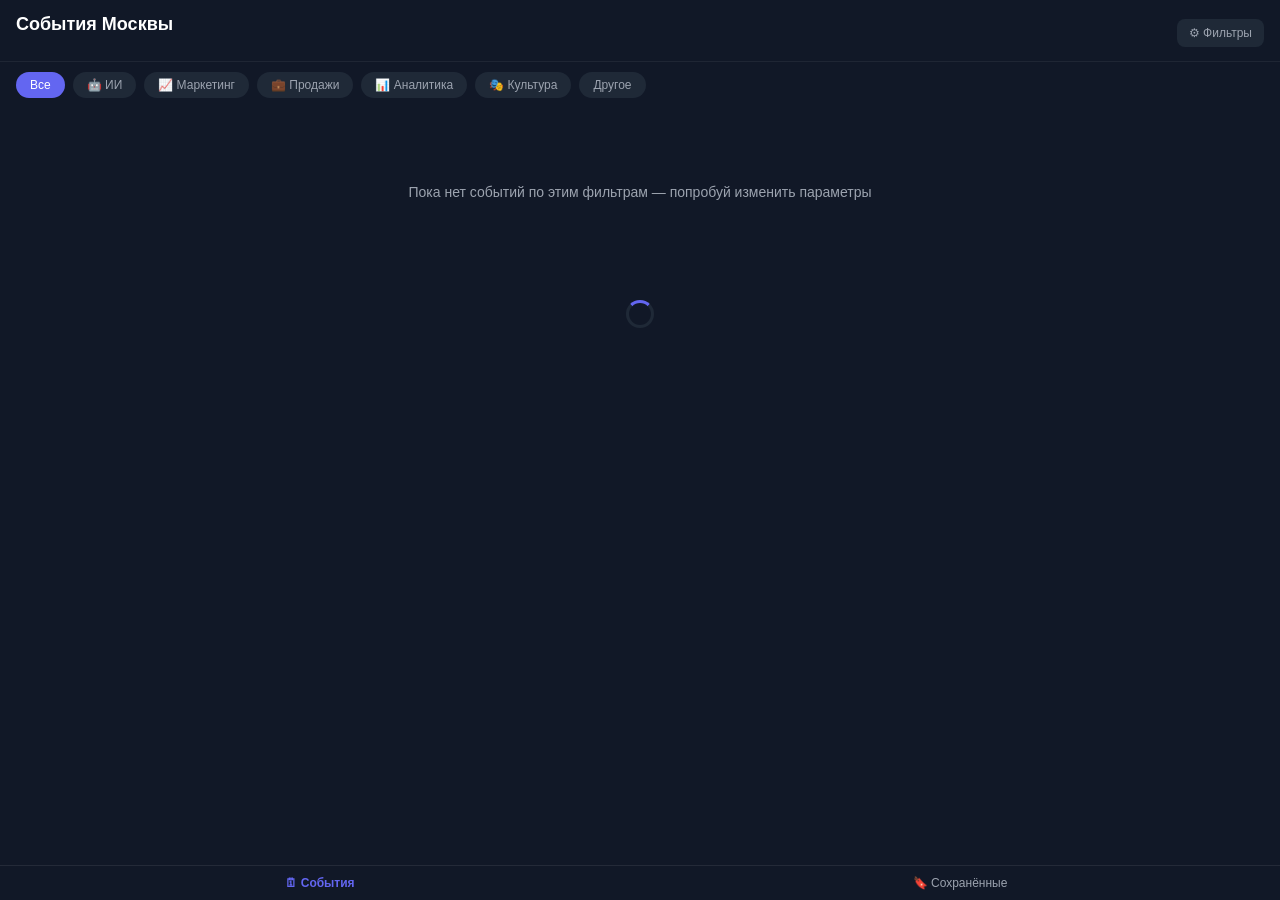
<file: miniapp/index.html>
<!DOCTYPE html>
<html lang="ru">
<head>
  <meta charset="UTF-8">
  <meta name="viewport" content="width=device-width, initial-scale=1.0, maximum-scale=1.0">
  <title>События Москвы</title>
  <script src="https://telegram.org/js/telegram-web-app.js"></script>
  <link rel="stylesheet" href="style.css">
</head>
<body>
  <header class="header">
    <div class="header-title">
      <h1>События Москвы</h1>
      <span id="events-count" class="events-count"></span>
    </div>
    <button class="btn-filters" id="btn-filters">⚙ Фильтры</button>
  </header>

  <div class="chips-container" id="chips-container">
    <button class="chip active" data-category="all">Все</button>
    <button class="chip" data-category="ai">🤖 ИИ</button>
    <button class="chip" data-category="marketing">📈 Маркетинг</button>
    <button class="chip" data-category="sales">💼 Продажи</button>
    <button class="chip" data-category="analytics">📊 Аналитика</button>
    <button class="chip" data-category="culture">🎭 Культура</button>
    <button class="chip" data-category="other">Другое</button>
  </div>

  <nav class="tab-bar">
    <button class="tab active" data-tab="feed" id="tab-feed">🗓 События</button>
    <button class="tab" data-tab="saved" id="tab-saved">🔖 Сохранённые</button>
  </nav>

  <main class="feed" id="feed"></main>

  <div class="empty-state" id="empty-state" hidden>
    <p id="empty-text">Пока нет событий по этим фильтрам — попробуй изменить параметры</p>
  </div>

  <div class="loader" id="loader" hidden>
    <div class="spinner"></div>
  </div>

  <div class="sheet-overlay" id="filters-overlay" hidden></div>
  <div class="bottom-sheet" id="filters-sheet" hidden>
    <div class="sheet-handle"></div>
    <div id="filters-content"></div>
  </div>

  <div class="sheet-overlay" id="detail-overlay" hidden></div>
  <div class="bottom-sheet" id="detail-sheet" hidden>
    <div class="sheet-handle"></div>
    <div id="detail-content"></div>
  </div>

  <script type="module" src="api.js"></script>
  <script type="module" src="card.js"></script>
  <script type="module" src="filters.js"></script>
  <script type="module" src="detail.js"></script>
  <script type="module" src="app.js"></script>
</body>
</html>
</file>
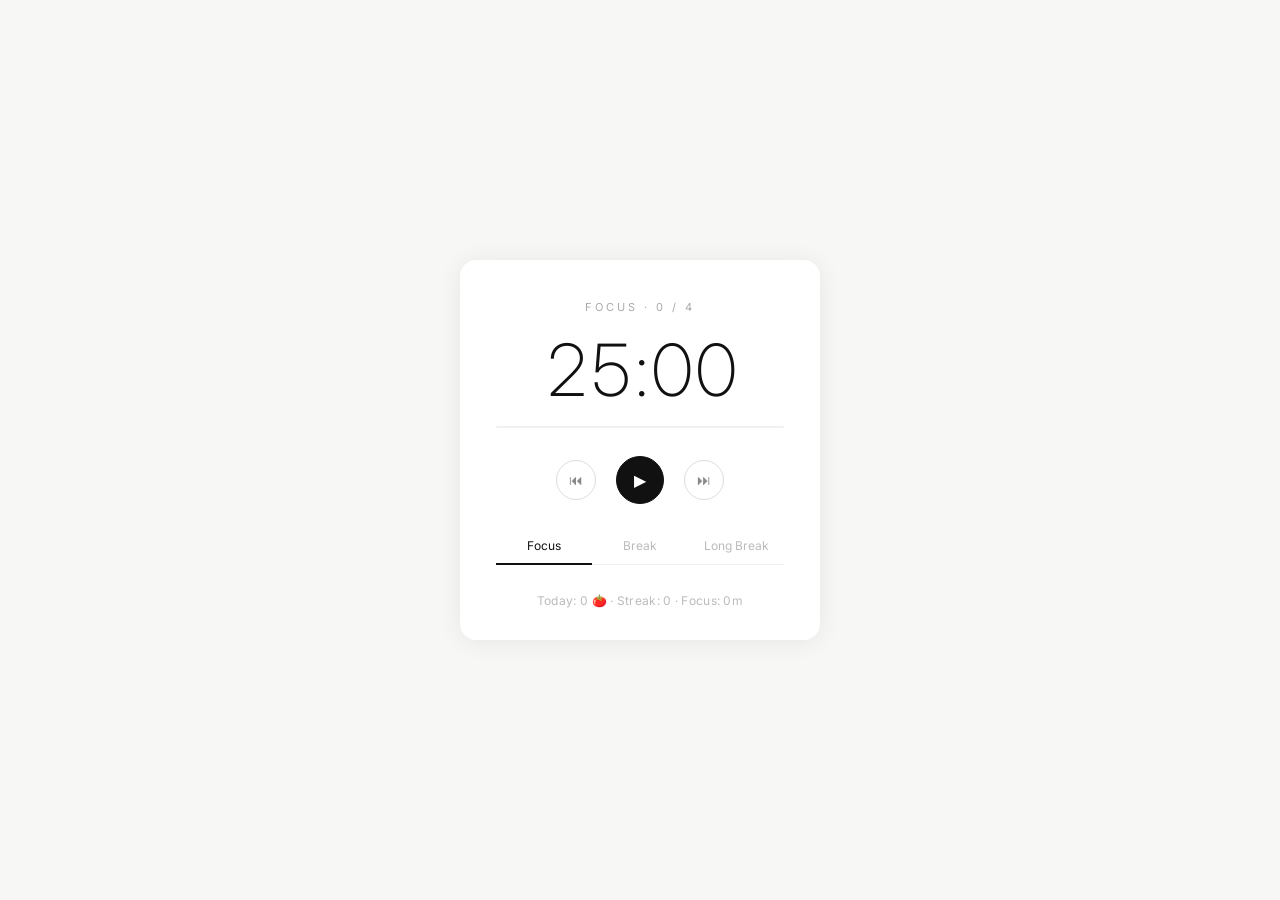
<file: pomodoro.html>
<!DOCTYPE html>
<html lang="en">
<head>
  <meta charset="UTF-8">
  <meta name="viewport" content="width=device-width, initial-scale=1.0">
  <title>Pomodoro</title>
  <link rel="preconnect" href="https://fonts.googleapis.com">
  <link href="https://fonts.googleapis.com/css2?family=Inter:wght@200;400&display=swap" rel="stylesheet">
  <style>
    *, *::before, *::after { box-sizing: border-box; margin: 0; padding: 0; }

    body {
      font-family: 'Inter', system-ui, sans-serif;
      background: #f7f7f5;
      min-height: 100vh;
      display: flex;
      align-items: center;
      justify-content: center;
    }

    .card {
      background: #fff;
      border-radius: 16px;
      box-shadow: 0 2px 24px rgba(0,0,0,0.07);
      padding: 40px 36px 32px;
      width: 100%;
      max-width: 360px;
      overflow-y: auto;
      display: flex;
      flex-direction: column;
      align-items: center;
      gap: 0;
    }

    /* Phase indicator */
    .phase-indicator {
      font-size: 11px;
      font-weight: 400;
      letter-spacing: 3px;
      text-transform: uppercase;
      color: #aaa;
      margin-bottom: 20px;
    }

    /* Timer */
    .timer {
      font-size: 72px;
      font-weight: 200;
      color: #111;
      letter-spacing: -2px;
      line-height: 1;
      margin-bottom: 20px;
      font-variant-numeric: tabular-nums;
    }

    /* Progress bar */
    .progress-track {
      width: 100%;
      height: 2px;
      background: #f0f0f0;
      border-radius: 1px;
      margin-bottom: 28px;
    }
    .progress-fill {
      height: 2px;
      background: #111;
      border-radius: 1px;
      width: 0%;
      transition: width 0.9s linear;
    }

    /* Controls */
    .controls {
      display: flex;
      align-items: center;
      gap: 20px;
      margin-bottom: 28px;
    }
    .btn-circle {
      width: 40px;
      height: 40px;
      border-radius: 50%;
      border: 1.5px solid #ddd;
      background: transparent;
      cursor: pointer;
      display: flex;
      align-items: center;
      justify-content: center;
      font-size: 14px;
      color: #888;
      transition: border-color 0.15s, color 0.15s;
      user-select: none;
    }
    .btn-circle:hover { border-color: #aaa; color: #555; }
    .btn-circle.primary {
      width: 48px;
      height: 48px;
      background: #111;
      border-color: #111;
      color: #fff;
      font-size: 16px;
    }
    .btn-circle.primary:hover { background: #333; border-color: #333; }

    /* Phase tabs */
    .tabs {
      display: flex;
      gap: 0;
      margin-bottom: 28px;
      border-bottom: 1px solid #f0f0f0;
      width: 100%;
    }
    .tab {
      flex: 1;
      text-align: center;
      font-size: 12px;
      color: #bbb;
      padding: 6px 0 10px;
      cursor: pointer;
      border-bottom: 2px solid transparent;
      margin-bottom: -1px;
      transition: color 0.15s, border-color 0.15s;
      user-select: none;
    }
    .tab.active { color: #111; border-bottom-color: #111; }
    .tab:hover:not(.active) { color: #888; }

    /* Stats */
    .stats {
      font-size: 12px;
      color: #bbb;
      letter-spacing: 0.3px;
      text-align: center;
    }
  </style>
</head>
<body>
  <div class="card">
    <div class="phase-indicator" id="phaseIndicator">FOCUS · 0 / 4</div>
    <div class="timer" id="timerDisplay">25:00</div>
    <div class="progress-track">
      <div class="progress-fill" id="progressFill"></div>
    </div>
    <div class="controls">
      <button class="btn-circle" id="btnRestart" title="Restart phase">⏮</button>
      <button class="btn-circle primary" id="btnPlayPause">▶</button>
      <button class="btn-circle" id="btnSkip" title="Skip phase">⏭</button>
    </div>
    <div class="tabs">
      <div class="tab active" data-tab="focus">Focus</div>
      <div class="tab" data-tab="break">Break</div>
      <div class="tab" data-tab="long">Long Break</div>
    </div>
    <div class="stats" id="statsRow">Today: 0 🍅 · Streak: 0 · Focus: 0m</div>
  </div>
  <script>
    // ── Date utilities ─────────────────────────────────────────────
    function todayStr() {
      return new Date().toISOString().slice(0, 10); // YYYY-MM-DD (UTC)
    }

    function calendarDayGap(dateStrA, dateStrB) {
      const a = new Date(dateStrA + 'T00:00:00');
      const b = new Date(dateStrB + 'T00:00:00');
      return Math.round((b - a) / (1000 * 60 * 60 * 24));
    }

    // ── Persistence ────────────────────────────────────────────────
    function loadPersistence() {
      const today = todayStr();
      const lastDate = localStorage.getItem('pomo_last_date');

      if (!lastDate) return; // fresh install — keys absent means 0

      const gap = calendarDayGap(lastDate, today);

      if (gap === 0) return; // same day — nothing to reset

      if (gap === 1) {
        localStorage.setItem('pomo_today_count', '0');
      } else {
        // gap > 1 — streak broken
        localStorage.setItem('pomo_today_count', '0');
        localStorage.setItem('pomo_streak', '0');
      }
    }

    // ── Phase cycle ──────────────────────────────────────────────
    const CYCLE = [
      { name: 'FOCUS',      label: 'Focus',      duration: 25 * 60, tab: 'focus' },
      { name: 'BREAK',      label: 'Break',      duration:  5 * 60, tab: 'break' },
      { name: 'FOCUS',      label: 'Focus',      duration: 25 * 60, tab: 'focus' },
      { name: 'BREAK',      label: 'Break',      duration:  5 * 60, tab: 'break' },
      { name: 'FOCUS',      label: 'Focus',      duration: 25 * 60, tab: 'focus' },
      { name: 'BREAK',      label: 'Break',      duration:  5 * 60, tab: 'break' },
      { name: 'FOCUS',      label: 'Focus',      duration: 25 * 60, tab: 'focus' },
      { name: 'LONG BREAK', label: 'Long Break', duration: 15 * 60, tab: 'long'  },
    ];

    // ── App state ─────────────────────────────────────────────────
    let state = 'idle';         // 'idle' | 'running' | 'paused'
    let cycleIndex = 0;
    let focusCount = 0;
    let endTime = null;
    let remainingOnPause = null;
    let tickInterval = null;
    let audioCtx = null;
    let notifPermissionRequested = false;

    // ── DOM refs ──────────────────────────────────────────────────
    const phaseIndicator = document.getElementById('phaseIndicator');
    const timerDisplay   = document.getElementById('timerDisplay');
    const progressFill   = document.getElementById('progressFill');
    const btnRestart     = document.getElementById('btnRestart');
    const btnPlayPause   = document.getElementById('btnPlayPause');
    const btnSkip        = document.getElementById('btnSkip');
    const tabs           = document.querySelectorAll('.tab');
    const statsRow       = document.getElementById('statsRow');

    // ── Helpers ───────────────────────────────────────────────────
    function formatTime(seconds) {
      const m = Math.floor(seconds / 60);
      const s = seconds % 60;
      return `${String(m).padStart(2, '0')}:${String(s).padStart(2, '0')}`;
    }

    function formatFocusMinutes(mins) {
      if (mins === 0) return '0m';
      const h = Math.floor(mins / 60);
      const m = mins % 60;
      if (h === 0) return `${m}m`;
      if (m === 0) return `${h}h`;
      return `${h}h ${m}m`;
    }

    function currentPhase() { return CYCLE[cycleIndex]; }

    function getRemaining() {
      if (state === 'idle')   return currentPhase().duration;
      if (state === 'paused') return remainingOnPause;
      return Math.max(0, Math.round((endTime - Date.now()) / 1000));
    }

    // ── Tick ──────────────────────────────────────────────────────
    function tick() {
      if (state !== 'running') return;
      const remaining = getRemaining();
      render();
      if (remaining <= 0) {
        onPhaseComplete();
      }
    }

    function startTimer() {
      endTime = Date.now() + currentPhase().duration * 1000;
      state = 'running';
      tickInterval = setInterval(tick, 500);
    }

    function pauseTimer() {
      remainingOnPause = getRemaining();
      clearInterval(tickInterval);
      tickInterval = null;
      state = 'paused';
    }

    function resumeTimer() {
      endTime = Date.now() + remainingOnPause * 1000;
      state = 'running';
      tickInterval = setInterval(tick, 500);
    }

    function saveCompletedSession() {
      const today = todayStr();
      const lastDate = localStorage.getItem('pomo_last_date');
      const gap = lastDate ? calendarDayGap(lastDate, today) : 999;

      let todayCount = Number(localStorage.getItem('pomo_today_count') || 0);
      let streak = Number(localStorage.getItem('pomo_streak') || 0);
      const totalMins = Number(localStorage.getItem('pomo_total_minutes') || 0);

      if (gap > 1) {
        todayCount = 0;
        streak = 0;
      } else if (gap === 1) {
        todayCount = 0;
      }

      // First session of a new day (or fresh install)
      if (todayCount === 0) {
        streak += 1;
      }

      todayCount += 1;

      localStorage.setItem('pomo_today_count', String(todayCount));
      localStorage.setItem('pomo_streak', String(streak));
      localStorage.setItem('pomo_total_minutes', String(totalMins + 25));
      localStorage.setItem('pomo_last_date', today);
    }

    function onPhaseComplete() {
      clearInterval(tickInterval);
      tickInterval = null;

      // 1. Play sound
      playBell();

      // 2. Notification
      const nextIndex = (cycleIndex + 1) % 8;
      const notif = getNotificationContent(cycleIndex, nextIndex);
      fireNotification(notif.title, notif.body);

      // 3. Update focusCount and persistence
      const completedPhase = CYCLE[cycleIndex];
      if (completedPhase.name === 'FOCUS') {
        focusCount++;
        saveCompletedSession();
      }
      if (completedPhase.name === 'LONG BREAK') {
        focusCount = 0;
      }

      // 4. Advance cycle
      cycleIndex = nextIndex;

      // 5. Start next phase
      endTime = Date.now() + currentPhase().duration * 1000;
      state = 'running';
      tickInterval = setInterval(tick, 500);

      render();
    }

    function initAudio() {
      if (!audioCtx) audioCtx = new (window.AudioContext || window.webkitAudioContext)();
    }

    function playBell() {
      if (!audioCtx) return;
      audioCtx.resume().then(() => {
        const t = audioCtx.currentTime;
        // First tone
        const osc1 = audioCtx.createOscillator();
        const gain1 = audioCtx.createGain();
        osc1.connect(gain1);
        gain1.connect(audioCtx.destination);
        osc1.frequency.value = 880;
        osc1.type = 'sine';
        gain1.gain.setValueAtTime(0, t);
        gain1.gain.linearRampToValueAtTime(0.3, t + 0.01);
        gain1.gain.exponentialRampToValueAtTime(0.001, t + 1.2);
        osc1.start(t);
        osc1.stop(t + 1.2);

        // Second tone
        const osc2 = audioCtx.createOscillator();
        const gain2 = audioCtx.createGain();
        osc2.connect(gain2);
        gain2.connect(audioCtx.destination);
        osc2.frequency.value = 660;
        osc2.type = 'sine';
        gain2.gain.setValueAtTime(0, t + 0.15);
        gain2.gain.linearRampToValueAtTime(0.2, t + 0.16);
        gain2.gain.exponentialRampToValueAtTime(0.001, t + 1.0);
        osc2.start(t + 0.15);
        osc2.stop(t + 1.0);
      });
    }

    function requestNotifPermission() {
      if (notifPermissionRequested) return;
      notifPermissionRequested = true;
      if ('Notification' in window && Notification.permission === 'default') {
        Notification.requestPermission();
      }
    }

    function fireNotification(title, body) {
      if (!('Notification' in window) || Notification.permission !== 'granted') return;
      new Notification(title, { body, icon: '' });
    }

    function getNotificationContent(completedIndex, nextIndex) {
      const completed = CYCLE[completedIndex];
      const next = CYCLE[nextIndex];
      if (completed.name === 'FOCUS' && next.name === 'BREAK') {
        return { title: 'Focus complete', body: 'Time for a 5-minute break.' };
      }
      if (completed.name === 'FOCUS' && next.name === 'LONG BREAK') {
        return { title: 'Focus complete', body: 'Time for your long break — well done!' };
      }
      return { title: 'Break over', body: 'Ready for another focus session?' };
    }

    // ── Render ────────────────────────────────────────────────────
    function render() {
      const phase     = currentPhase();
      const remaining = getRemaining();
      const total     = phase.duration;
      const elapsed   = total - remaining;

      // Phase indicator
      phaseIndicator.textContent = `${phase.name} · ${focusCount} / 4`;

      // Page title
      document.title = `${formatTime(remaining)} — ${phase.label}`;

      // Timer
      timerDisplay.textContent = formatTime(remaining);

      // Progress bar
      const pct = total > 0 ? (elapsed / total) * 100 : 0;
      progressFill.style.width = `${pct}%`;

      // Play/pause button icon
      btnPlayPause.textContent = state === 'running' ? '⏸' : '▶';

      // Active tab
      tabs.forEach(t => {
        t.classList.toggle('active', t.dataset.tab === phase.tab);
      });

      // Stats
      renderStats();
    }

    function renderStats() {
      const count   = Number(localStorage.getItem('pomo_today_count') || 0);
      const streak  = Number(localStorage.getItem('pomo_streak') || 0);
      const minutes = Number(localStorage.getItem('pomo_total_minutes') || 0);
      statsRow.textContent =
        `Today: ${count} 🍅 · Streak: ${streak} · Focus: ${formatFocusMinutes(minutes)}`;
    }

    // ── Event listeners ───────────────────────────────────────────
    btnPlayPause.addEventListener('click', () => {
      if (state === 'idle')         { initAudio(); requestNotifPermission(); startTimer(); }
      else if (state === 'running') { pauseTimer(); }
      else if (state === 'paused')  { resumeTimer(); }
      render();
    });

    btnRestart.addEventListener('click', () => {
      clearInterval(tickInterval);
      tickInterval = null;
      state = 'idle';
      remainingOnPause = null;
      endTime = null;
      render();
    });

    btnSkip.addEventListener('click', () => {
      clearInterval(tickInterval);
      tickInterval = null;
      cycleIndex = (cycleIndex + 1) % 8;
      state = 'idle';
      remainingOnPause = null;
      endTime = null;
      render();
    });

    const TAB_CYCLE_INDEX = { focus: 0, break: 1, long: 7 };

    tabs.forEach(tab => {
      tab.addEventListener('click', () => {
        const targetIndex = TAB_CYCLE_INDEX[tab.dataset.tab];
        clearInterval(tickInterval);
        tickInterval = null;
        cycleIndex = targetIndex;
        state = 'idle';
        remainingOnPause = null;
        endTime = null;
        render();
      });
    });

    // ── Init ──────────────────────────────────────────────────────
    loadPersistence();
    render();
  </script>
</body>
</html>
</file>
<file: miniapp/style.css>
:root {
  --bg: var(--tg-theme-bg-color, #111827);
  --bg2: var(--tg-theme-secondary-bg-color, #1f2937);
  --text: var(--tg-theme-text-color, #ffffff);
  --hint: var(--tg-theme-hint-color, #9ca3af);
  --accent: var(--tg-theme-button-color, #6366f1);
  --accent-text: var(--tg-theme-button-text-color, #ffffff);
  --radius: 14px;
}

* { box-sizing: border-box; margin: 0; padding: 0; }

body {
  background: var(--bg);
  color: var(--text);
  font-family: -apple-system, BlinkMacSystemFont, 'Segoe UI', sans-serif;
  font-size: 14px;
  overflow-x: hidden;
  padding-bottom: 60px;
}

/* Header */
.header {
  position: sticky; top: 0; z-index: 10;
  background: var(--bg);
  padding: 14px 16px 10px;
  display: flex; align-items: center; justify-content: space-between;
  border-bottom: 1px solid rgba(255,255,255,0.06);
}
.header h1 { font-size: 18px; font-weight: 700; }
.events-count { font-size: 12px; color: var(--hint); margin-left: 6px; }
.btn-filters {
  background: var(--bg2); border: none; color: var(--hint);
  padding: 7px 12px; border-radius: 8px; font-size: 12px; cursor: pointer;
}

/* Chips */
.chips-container {
  display: flex; gap: 8px; padding: 10px 16px;
  overflow-x: auto; scrollbar-width: none;
}
.chips-container::-webkit-scrollbar { display: none; }
.chip {
  background: var(--bg2); border: none; color: var(--hint);
  padding: 6px 14px; border-radius: 20px; font-size: 12px;
  white-space: nowrap; cursor: pointer; transition: all 0.15s;
}
.chip.active { background: var(--accent); color: var(--accent-text); }

/* Tab bar */
.tab-bar {
  position: fixed; bottom: 0; left: 0; right: 0; z-index: 10;
  display: flex; background: var(--bg);
  border-top: 1px solid rgba(255,255,255,0.08);
  padding-bottom: env(safe-area-inset-bottom);
}
.tab {
  flex: 1; background: none; border: none; color: var(--hint);
  padding: 10px; font-size: 12px; cursor: pointer;
}
.tab.active { color: var(--accent); font-weight: 600; }

/* Feed */
.feed { padding: 4px 12px 12px; }

/* Card */
.card {
  background: var(--bg2); border-radius: var(--radius);
  overflow: hidden; margin-bottom: 12px; cursor: pointer;
}
.card-cover {
  position: relative; height: 140px; overflow: hidden;
  background: #374151;
}
.card-cover img {
  width: 100%; height: 100%; object-fit: cover; display: block;
}
.card-cover-gradient {
  position: absolute; bottom: 0; left: 0; right: 0; height: 60px;
  background: linear-gradient(to bottom, transparent, var(--bg2));
}
.card-cover-placeholder {
  width: 100%; height: 100%;
  display: flex; align-items: center; justify-content: center;
  font-size: 40px;
}
.badge {
  position: absolute; top: 10px;
  background: rgba(0,0,0,0.55); backdrop-filter: blur(4px);
  padding: 3px 9px; border-radius: 20px; font-size: 10px; font-weight: 600;
}
.badge-category { left: 10px; color: #a5b4fc; }
.badge-price-free { right: 10px; color: #86efac; }
.badge-price-paid { right: 10px; color: #fca5a5; }
.card-body { padding: 12px 14px 14px; }
.card-title { font-size: 14px; font-weight: 700; margin-bottom: 4px; }
.card-desc {
  font-size: 12px; color: var(--hint); margin-bottom: 8px;
  display: -webkit-box; -webkit-line-clamp: 2; -webkit-box-orient: vertical;
  overflow: hidden;
}
.card-meta { font-size: 11px; color: var(--hint); margin-bottom: 10px; }
.card-meta .date { color: var(--text); }
.card-speakers { font-size: 11px; color: var(--hint); margin-bottom: 6px; }
.card-actions { display: flex; gap: 8px; align-items: center; justify-content: space-between; }
.btn-go {
  background: var(--accent); color: var(--accent-text);
  border: none; padding: 7px 14px; border-radius: 8px;
  font-size: 12px; font-weight: 600; cursor: pointer;
}
.btn-save {
  background: #374151; border: none; color: var(--text);
  padding: 7px 10px; border-radius: 8px; font-size: 13px; cursor: pointer;
}
.btn-save.saved { color: #f59e0b; }

/* Bottom sheet */
.sheet-overlay {
  position: fixed; inset: 0; background: rgba(0,0,0,0.5); z-index: 20;
}
.bottom-sheet {
  position: fixed; bottom: 0; left: 0; right: 0; z-index: 21;
  background: var(--bg2); border-radius: 16px 16px 0 0;
  padding: 12px 16px 32px; max-height: 85vh; overflow-y: auto;
}
.sheet-handle {
  width: 36px; height: 4px; background: #4b5563;
  border-radius: 2px; margin: 0 auto 16px;
}

/* Empty state */
.empty-state {
  padding: 60px 32px; text-align: center; color: var(--hint);
}

/* Loader */
.loader {
  padding: 40px; display: flex; justify-content: center;
}
.spinner {
  width: 28px; height: 28px; border: 3px solid var(--bg2);
  border-top-color: var(--accent); border-radius: 50%;
  animation: spin 0.8s linear infinite;
}
@keyframes spin { to { transform: rotate(360deg); } }

/* Filter sheet */
.filter-section { margin-bottom: 20px; }
.filter-label { font-size: 11px; color: var(--hint); text-transform: uppercase; letter-spacing: 0.5px; margin-bottom: 8px; }
.filter-chips { display: flex; flex-wrap: wrap; gap: 8px; }
.filter-chip {
  background: #374151; border: 1.5px solid transparent; color: var(--text);
  padding: 6px 14px; border-radius: 20px; font-size: 12px; cursor: pointer;
}
.filter-chip.active { border-color: var(--accent); color: var(--accent); }
.sheet-actions { display: flex; gap: 10px; margin-top: 20px; }
.btn-reset {
  flex: 1; background: #374151; border: none; color: var(--hint);
  padding: 12px; border-radius: 10px; font-size: 14px; cursor: pointer;
}
.btn-apply {
  flex: 2; background: var(--accent); border: none; color: var(--accent-text);
  padding: 12px; border-radius: 10px; font-size: 14px; font-weight: 600; cursor: pointer;
}

/* Detail sheet */
.detail-cover { width: 100%; height: 200px; object-fit: cover; border-radius: 10px; margin-bottom: 14px; }
.detail-title { font-size: 18px; font-weight: 700; margin-bottom: 8px; }
.detail-meta { font-size: 13px; color: var(--hint); margin-bottom: 12px; line-height: 1.6; }
.detail-desc { font-size: 14px; color: var(--text); line-height: 1.6; margin-bottom: 14px; }
.btn-register {
  width: 100%; background: var(--accent); color: var(--accent-text);
  border: none; padding: 14px; border-radius: 12px;
  font-size: 15px; font-weight: 600; cursor: pointer;
}
</file>
